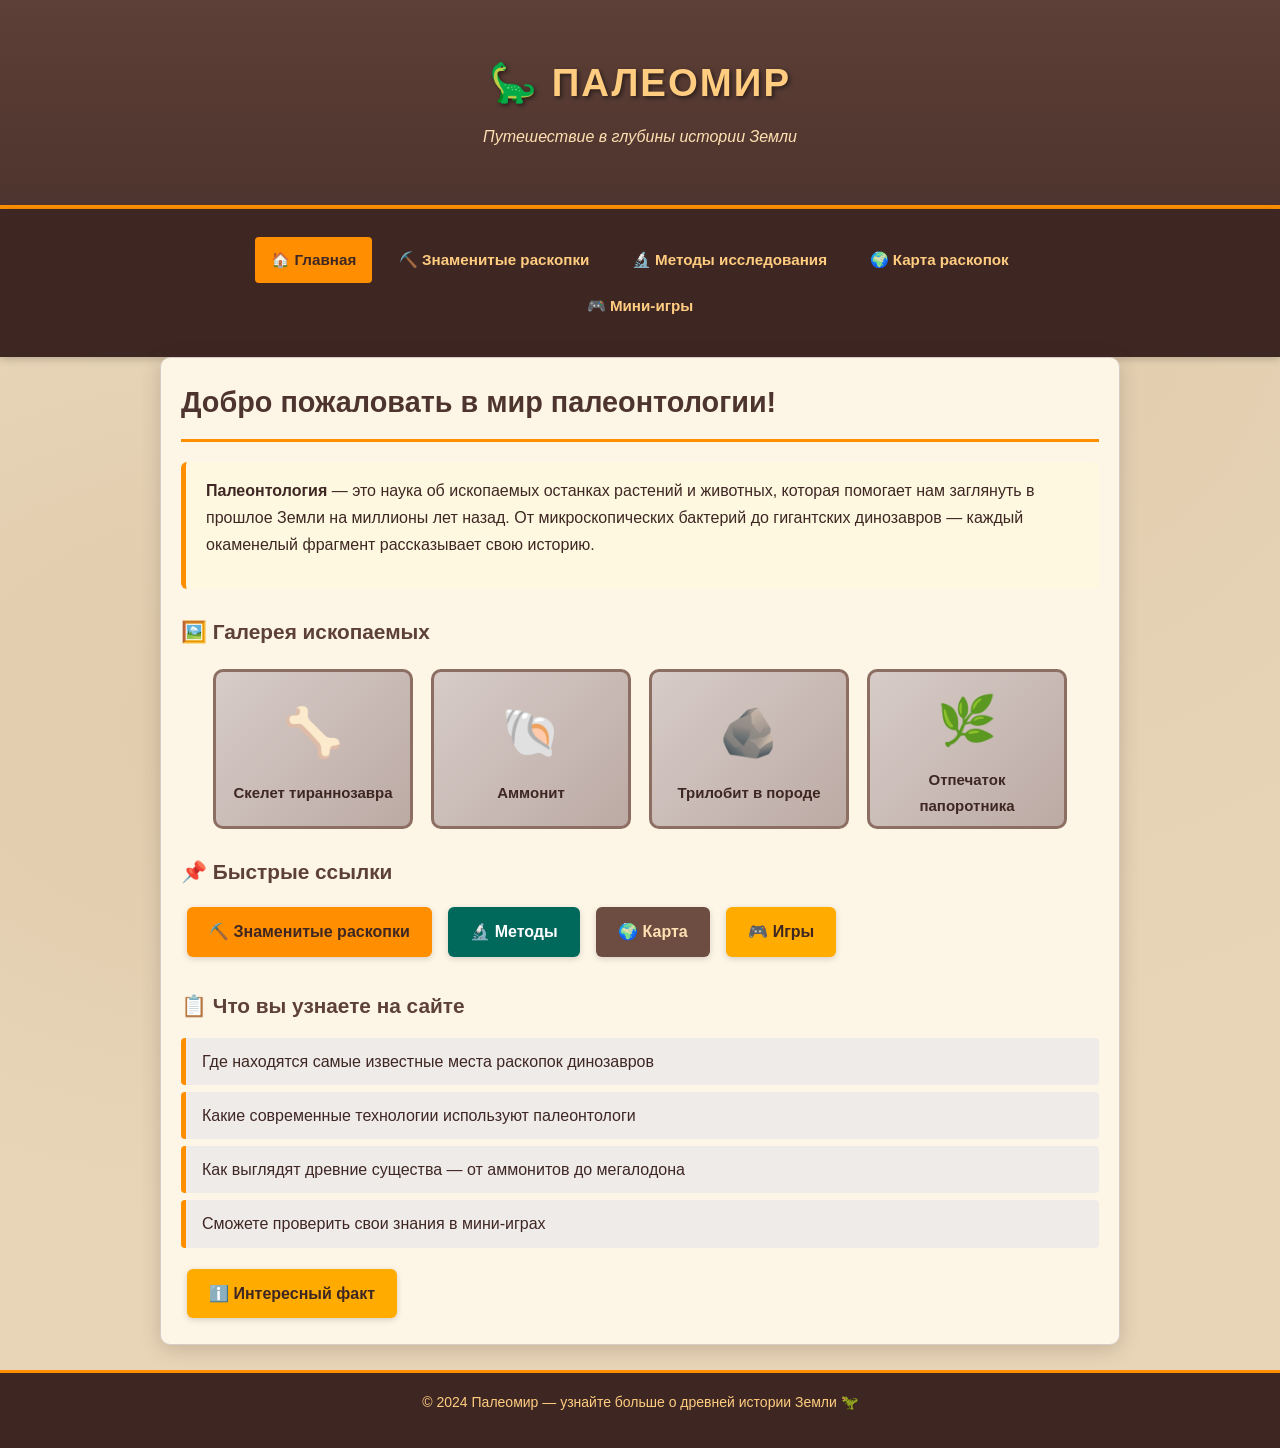
<file: index.html>
<!DOCTYPE html>
<html lang="ru">
<head>
    <meta charset="UTF-8">
    <meta name="viewport" content="width=device-width, initial-scale=1.0">
    <title>Палеомир — Главная</title>
    <link rel="stylesheet" href="style.css">
</head>
<body>
    <header>
        <div class="container">
            <h1>🦕 ПАЛЕОМИР</h1>
            <p>Путешествие в глубины истории Земли</p>
        </div>
    </header>

    <nav>
        <div class="container">
            <a href="index.html" class="active">🏠 Главная</a>
            <a href="excavations.html">⛏️ Знаменитые раскопки</a>
            <a href="methods.html">🔬 Методы исследования</a>
            <a href="locations.html">🌍 Карта раскопок</a>
            <a href="games.html">🎮 Мини-игры</a>
        </div>
    </nav>

    <main class="container">
        <h2>Добро пожаловать в мир палеонтологии!</h2>

        <div class="info-block">
            <p><strong>Палеонтология</strong> — это наука об ископаемых останках растений и животных, которая помогает нам заглянуть в прошлое Земли на миллионы лет назад. От микроскопических бактерий до гигантских динозавров — каждый окаменелый фрагмент рассказывает свою историю.</p>
        </div>

        
        <h3>🖼️ Галерея ископаемых</h3>
        <div class="images-gallery">
            <div class="placeholder-img">
                <span class="emoji-big">🦴</span>Скелет тираннозавра
            </div>
            <div class="placeholder-img">
                <span class="emoji-big">🐚</span>Аммонит
            </div>
            <div class="placeholder-img">
                <span class="emoji-big">🪨</span>Трилобит в породе
            </div>
            <div class="placeholder-img">
                <span class="emoji-big">🌿</span>Отпечаток папоротника
            </div>
        </div>

        
        <h3>📌 Быстрые ссылки</h3>
        <a href="excavations.html" class="btn">⛏️ Знаменитые раскопки</a>
        <a href="methods.html" class="btn btn-teal">🔬 Методы</a>
        <a href="locations.html" class="btn btn-brown">🌍 Карта</a>
        <a href="games.html" class="btn btn-amber">🎮 Игры</a>

        
        <h3>📋 Что вы узнаете на сайте</h3>
        <ul class="styled-list">
            <li>Где находятся самые известные места раскопок динозавров</li>
            <li>Какие современные технологии используют палеонтологи</li>
            <li>Как выглядят древние существа — от аммонитов до мегалодона</li>
            <li>Сможете проверить свои знания в мини-играх</li>
        </ul>

       
        <a href="#popup-info" class="btn btn-amber">ℹ️ Интересный факт</a>

        <div class="popup-overlay" id="popup-info">
            <div class="popup-box">
                <h3>💡 Знаете ли вы?</h3>
                <div class="popup-img-placeholder">🦷</div>
                <p>Самый большой зуб мегалодона, когда-либо найденный, достигал <strong>18 сантиметров</strong> в длину! Для сравнения, зуб большой белой акулы — всего 5-7 см. Мегалодон был настоящим гигантом древних океанов.</p>
                <a href="#" class="btn-close">Закрыть</a>
            </div>
        </div>
    </main>

    <footer>
        <p>© 2024 Палеомир — узнайте больше о древней истории Земли 🦖</p>
    </footer>
</body>
</html>
</file>
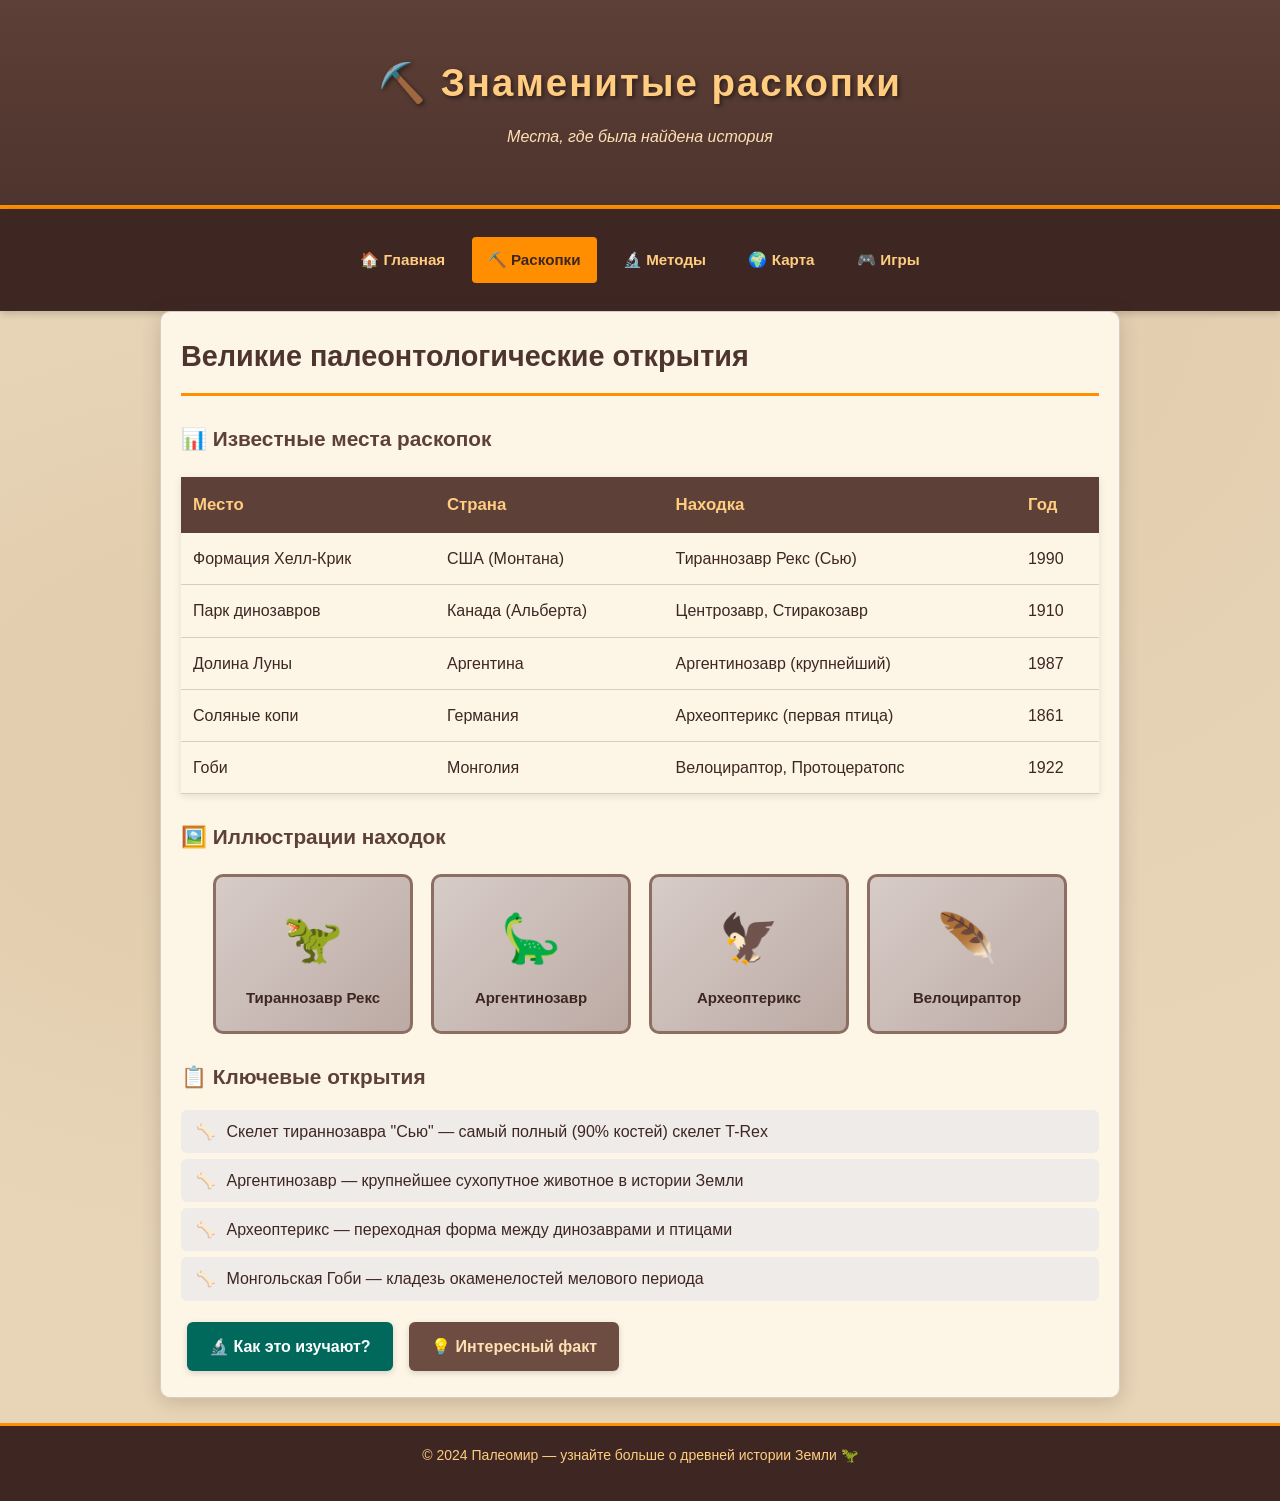
<file: excavations.html>
<!DOCTYPE html>
<html lang="ru">
<head>
    <meta charset="UTF-8">
    <meta name="viewport" content="width=device-width, initial-scale=1.0">
    <title>Знаменитые раскопки — Палеомир</title>
    <link rel="stylesheet" href="style.css">
</head>
<body>
    <header>
        <div class="container">
            <h1>⛏️ Знаменитые раскопки</h1>
            <p>Места, где была найдена история</p>
        </div>
    </header>

    <nav>
        <div class="container">
            <a href="index.html">🏠 Главная</a>
            <a href="excavations.html" class="active">⛏️ Раскопки</a>
            <a href="methods.html">🔬 Методы</a>
            <a href="locations.html">🌍 Карта</a>
            <a href="games.html">🎮 Игры</a>
        </div>
    </nav>

    <main class="container">
        <h2>Великие палеонтологические открытия</h2>

        
        <h3>📊 Известные места раскопок</h3>
        <table>
            <tr>
                <th>Место</th>
                <th>Страна</th>
                <th>Находка</th>
                <th>Год</th>
            </tr>
            <tr>
                <td>Формация Хелл-Крик</td>
                <td>США (Монтана)</td>
                <td>Тираннозавр Рекс (Сью)</td>
                <td>1990</td>
            </tr>
            <tr>
                <td>Парк динозавров</td>
                <td>Канада (Альберта)</td>
                <td>Центрозавр, Стиракозавр</td>
                <td>1910</td>
            </tr>
            <tr>
                <td>Долина Луны</td>
                <td>Аргентина</td>
                <td>Аргентинозавр (крупнейший)</td>
                <td>1987</td>
            </tr>
            <tr>
                <td>Соляные копи</td>
                <td>Германия</td>
                <td>Археоптерикс (первая птица)</td>
                <td>1861</td>
            </tr>
            <tr>
                <td>Гоби</td>
                <td>Монголия</td>
                <td>Велоцираптор, Протоцератопс</td>
                <td>1922</td>
            </tr>
        </table>

        
        <h3>🖼️ Иллюстрации находок</h3>
        <div class="images-gallery">
            <div class="placeholder-img">
                <span class="emoji-big">🦖</span>Тираннозавр Рекс
            </div>
            <div class="placeholder-img">
                <span class="emoji-big">🦕</span>Аргентинозавр
            </div>
            <div class="placeholder-img">
                <span class="emoji-big">🦅</span>Археоптерикс
            </div>
            <div class="placeholder-img">
                <span class="emoji-big">🪶</span>Велоцираптор
            </div>
        </div>

        
        <h3>📋 Ключевые открытия</h3>
        <ul class="styled-list-emoji">
            <li>Скелет тираннозавра "Сью" — самый полный (90% костей) скелет T-Rex</li>
            <li>Аргентинозавр — крупнейшее сухопутное животное в истории Земли</li>
            <li>Археоптерикс — переходная форма между динозаврами и птицами</li>
            <li>Монгольская Гоби — кладезь окаменелостей мелового периода</li>
        </ul>

        
        <a href="methods.html" class="btn btn-teal">🔬 Как это изучают?</a>
        <a href="#popup-excavation" class="btn btn-brown">💡 Интересный факт</a>

        
        <div class="popup-overlay" id="popup-excavation">
            <div class="popup-box">
                <h3>⛏️ Самое крупное захоронение</h3>
                <div class="popup-img-placeholder">🦴</div>
                <p>В формации Моррисон (США) найдено более <strong>300 скелетов</strong> динозавров! Это место называют "кладбищем динозавров" — здесь обнаружены останки диплодоков, стегозавров, аллозавров и многих других видов юрского периода.</p>
                <a href="#" class="btn-close">Закрыть</a>
            </div>
        </div>
    </main>

    <footer>
        <p>© 2024 Палеомир — узнайте больше о древней истории Земли 🦖</p>
    </footer>
</body>
</html>
</file>
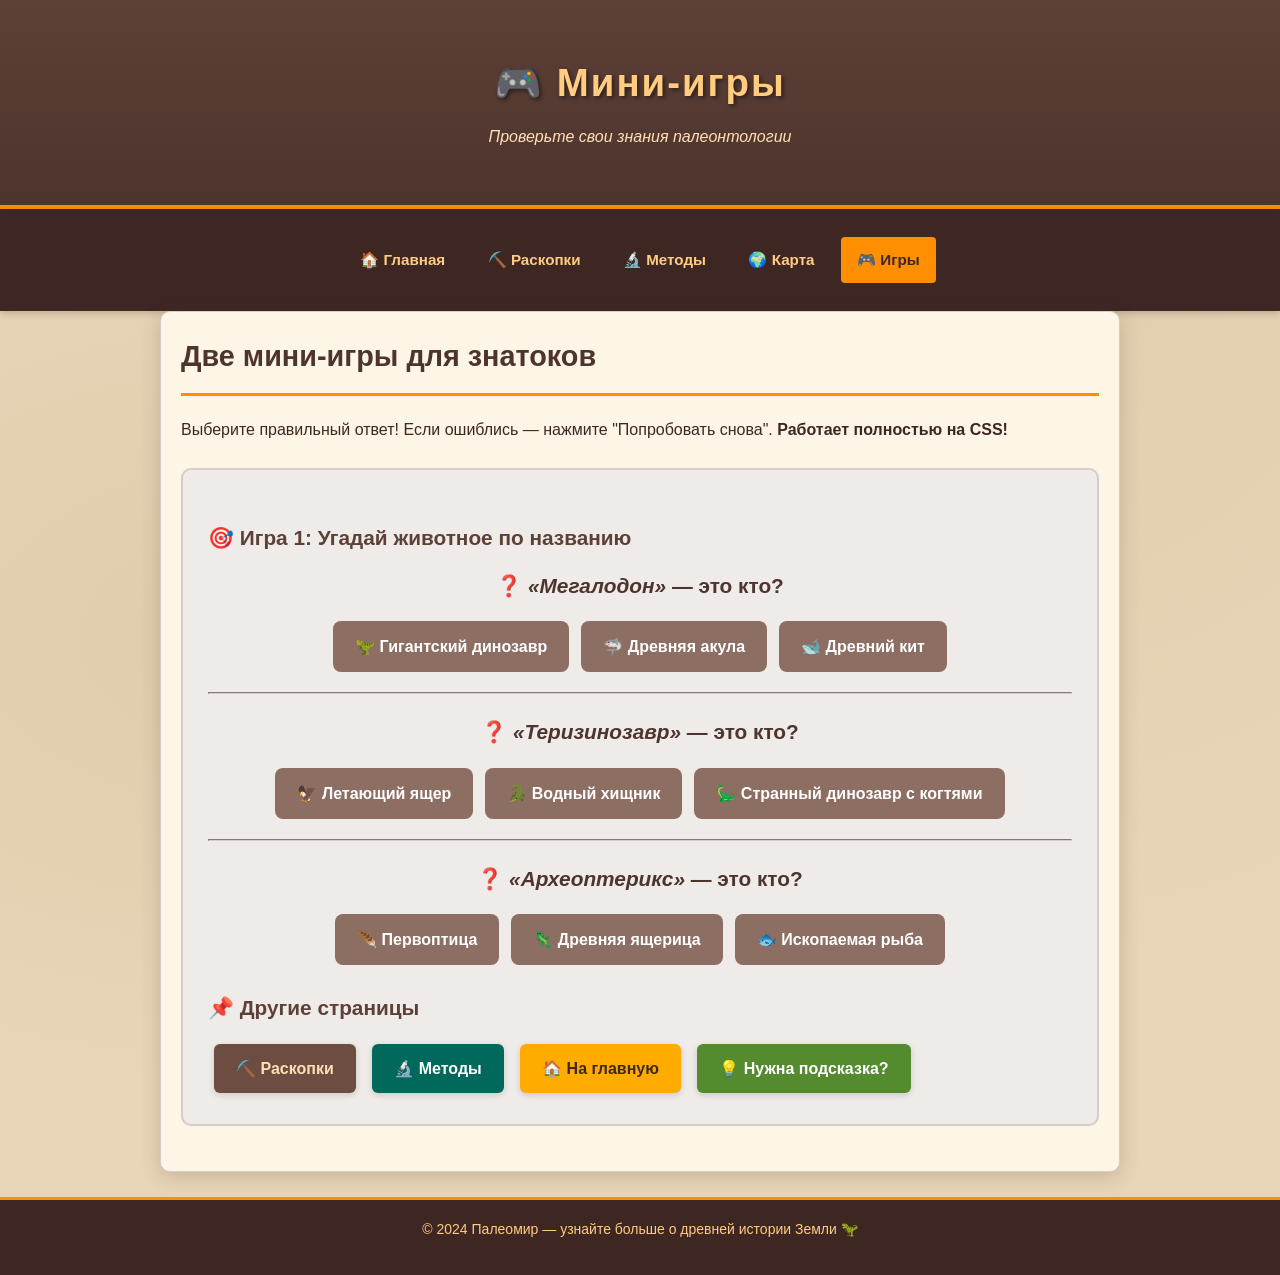
<file: games.html>
<!DOCTYPE html>
<html lang="ru">
<head>
    <meta charset="UTF-8">
    <meta name="viewport" content="width=device-width, initial-scale=1.0">
    <title>Мини-игры — Палеомир</title>
    <link rel="stylesheet" href="style.css">
</head>
<body>
    <header>
        <div class="container">
            <h1>🎮 Мини-игры</h1>
            <p>Проверьте свои знания палеонтологии</p>
        </div>
    </header>

    <nav>
        <div class="container">
            <a href="index.html">🏠 Главная</a>
            <a href="excavations.html">⛏️ Раскопки</a>
            <a href="methods.html">🔬 Методы</a>
            <a href="locations.html">🌍 Карта</a>
            <a href="games.html" class="active">🎮 Игры</a>
        </div>
    </nav>

    <main class="container">
        <h2>Две мини-игры для знатоков</h2>
        <p>Выберите правильный ответ! Если ошиблись — нажмите "Попробовать снова". <strong>Работает полностью на CSS!</strong></p>

        
        <div class="game-block" id="game1">
            <h3>🎯 Игра 1: Угадай животное по названию</h3>

          
            <div class="game-question">
                ❓ <em>«Мегалодон»</em> — это кто?
            </div>
            <div class="game-options">
                <a href="#g1q1-wrong1" class="game-option-link">🦖 Гигантский динозавр</a>
                <a href="#g1q1-correct" class="game-option-link">🦈 Древняя акула</a>
                <a href="#g1q1-wrong2" class="game-option-link">🐋 Древний кит</a>
            </div>

            <div class="game-answer-correct" id="g1q1-correct">
                ✅ Верно! Мегалодон — гигантская доисторическая акула (до 18 метров). Отлично!
            </div>
            <div class="game-answer-wrong" id="g1q1-wrong1">
                ❌ Нет, это не динозавр. <a href="#game1" class="game-reset">Попробовать снова</a>
            </div>
            <div class="game-answer-wrong" id="g1q1-wrong2">
                ❌ Нет, это не кит. <a href="#game1" class="game-reset">Попробовать снова</a>
            </div>

            <hr style="margin: 20px 0; border-color: #d7ccc8;">

            
            <div class="game-question">
                ❓ <em>«Теризинозавр»</em> — это кто?
            </div>
            <div class="game-options">
                <a href="#g1q2-wrong1" class="game-option-link">🦅 Летающий ящер</a>
                <a href="#g1q2-wrong2" class="game-option-link">🐊 Водный хищник</a>
                <a href="#g1q2-correct" class="game-option-link">🦕 Странный динозавр с когтями</a>
            </div>

            <div class="game-answer-correct" id="g1q2-correct">
                ✅ Верно! Теризинозавр — динозавр с огромными когтями (до 70 см!), питался растениями. Очень странный!
            </div>
            <div class="game-answer-wrong" id="g1q2-wrong1">
                ❌ Нет. <a href="#game1" class="game-reset">Попробовать снова</a>
            </div>
            <div class="game-answer-wrong" id="g1q2-wrong2">
                ❌ Нет. <a href="#game1" class="game-reset">Попробовать снова</a>
            </div>

            <hr style="margin: 20px 0; border-color: #d7ccc8;">

            
            <div class="game-question">
                ❓ <em>«Археоптерикс»</em> — это кто?
            </div>
            <div class="game-options">
                <a href="#g1q3-correct" class="game-option-link">🪶 Первоптица</a>
                <a href="#g1q3-wrong1" class="game-option-link">🦎 Древняя ящерица</a>
                <a href="#g1q3-wrong2" class="game-option-link">🐟 Ископаемая рыба</a>
            </div>

            <div class="game-answer-correct" id="g1q3-correct">
                ✅ Верно! Археоптерикс — переходная форма между динозаврами и птицами. Жил 150 млн лет назад!
<div class="game-answer-correct" id="g2q3-correct">
                ✅ Верно! Это <strong>Трилобит</strong> — древнее членистоногое (родственник раков и насекомых). Жил 520-250 млн лет назад!
            </div>
            <div class="game-answer-wrong" id="g2q3-wrong1">
                ❌ Нет, у аммонита спиральная раковина. <a href="#game2" class="game-reset">Попробовать снова</a>
            </div>
            <div class="game-answer-wrong" id="g2q3-wrong2">
                ❌ Нет, археоптерикс — птица с перьями. <a href="#game2" class="game-reset">Попробовать снова</a>
            </div>

            <hr style="margin: 20px 0; border-color: #d7ccc8;">

            
            <div class="game-question">
                🦕 Кто изображён на картинке?
            </div>
            <span class="game-img-large">🦕🪶✂️</span>
            <p style="text-align: center; color: #6d4c41;"><em>(Динозавр с огромными когтями и перьями)</em></p>
            <div class="game-options">
                <a href="#g2q4-wrong1" class="game-option-link">Мегалодон</a>
                <a href="#g2q4-wrong2" class="game-option-link">Трилобит</a>
                <a href="#g2q4-correct" class="game-option-link">Теризинозавр</a>
            </div>

            <div class="game-answer-correct" id="g2q4-correct">
                ✅ Верно! Это <strong>Теризинозавр</strong> — странный динозавр с 70-см когтями, перьями и растительной диетой!
            </div>
            <div class="game-answer-wrong" id="g2q4-wrong1">
                ❌ Нет, мегалодон живёт в воде. <a href="#game2" class="game-reset">Попробовать снова</a>
            </div>
            <div class="game-answer-wrong" id="g2q4-wrong2">
                ❌ Нет, трилобит — морское членистоногое. <a href="#game2" class="game-reset">Попробовать снова</a>
            </div>

            <hr style="margin: 20px 0; border-color: #d7ccc8;">

            
            <div class="game-question">
                🪶 Кто изображён на картинке?
            </div>
            <span class="game-img-large">🦅🦎🪶</span>
            <p style="text-align: center; color: #6d4c41;"><em>(Существо с крыльями, перьями и зубами в клюве)</em></p>
            <div class="game-options">
                <a href="#g2q5-wrong1" class="game-option-link">Аммонит</a>
                <a href="#g2q5-correct" class="game-option-link">Археоптерикс</a>
                <a href="#g2q5-wrong2" class="game-option-link">Теризинозавр</a>
            </div>

            <div class="game-answer-correct" id="g2q5-correct">
                ✅ Верно! Это <strong>Археоптерикс</strong> — первое известное переходное звено между динозаврами и птицами! Имел зубы, когти на крыльях и длинный хвост.
            </div>
            <div class="game-answer-wrong" id="g2q5-wrong1">
                ❌ Нет, аммонит — моллюск с раковиной. <a href="#game2" class="game-reset">Попробовать снова</a>
            </div>
            <div class="game-answer-wrong" id="g2q5-wrong2">
                ❌ Нет, теризинозавр — наземный динозавр. <a href="#game2" class="game-reset">Попробовать снова</a>
            </div>
        </div>

        
        <h3>📌 Другие страницы</h3>
        <a href="excavations.html" class="btn btn-brown">⛏️ Раскопки</a>
        <a href="methods.html" class="btn btn-teal">🔬 Методы</a>
        <a href="index.html" class="btn btn-amber">🏠 На главную</a>

       
        <a href="#popup-game-hint" class="btn btn-green">💡 Нужна подсказка?</a>

        <div class="popup-overlay" id="popup-game-hint">
            <div class="popup-box">
                <h3>📝 Подсказка</h3>
                <div class="popup-img-placeholder">🧠</div>
<p><strong>Аммонит</strong> — спиральная раковина<br>
                <strong>Мегалодон</strong> — гигантская акула<br>
                <strong>Трилобит</strong> — сегментированное тело<br>
                <strong>Теризинозавр</strong> — огромные когти<br>
                <strong>Археоптерикс</strong> — перья + зубы</p>
                <a href="#" class="btn-close">Закрыть</a>
            </div>
        </div>
    </main>

    <footer>
        <p>© 2024 Палеомир — узнайте больше о древней истории Земли 🦖</p>
    </footer>
</body>
</html>
</file>
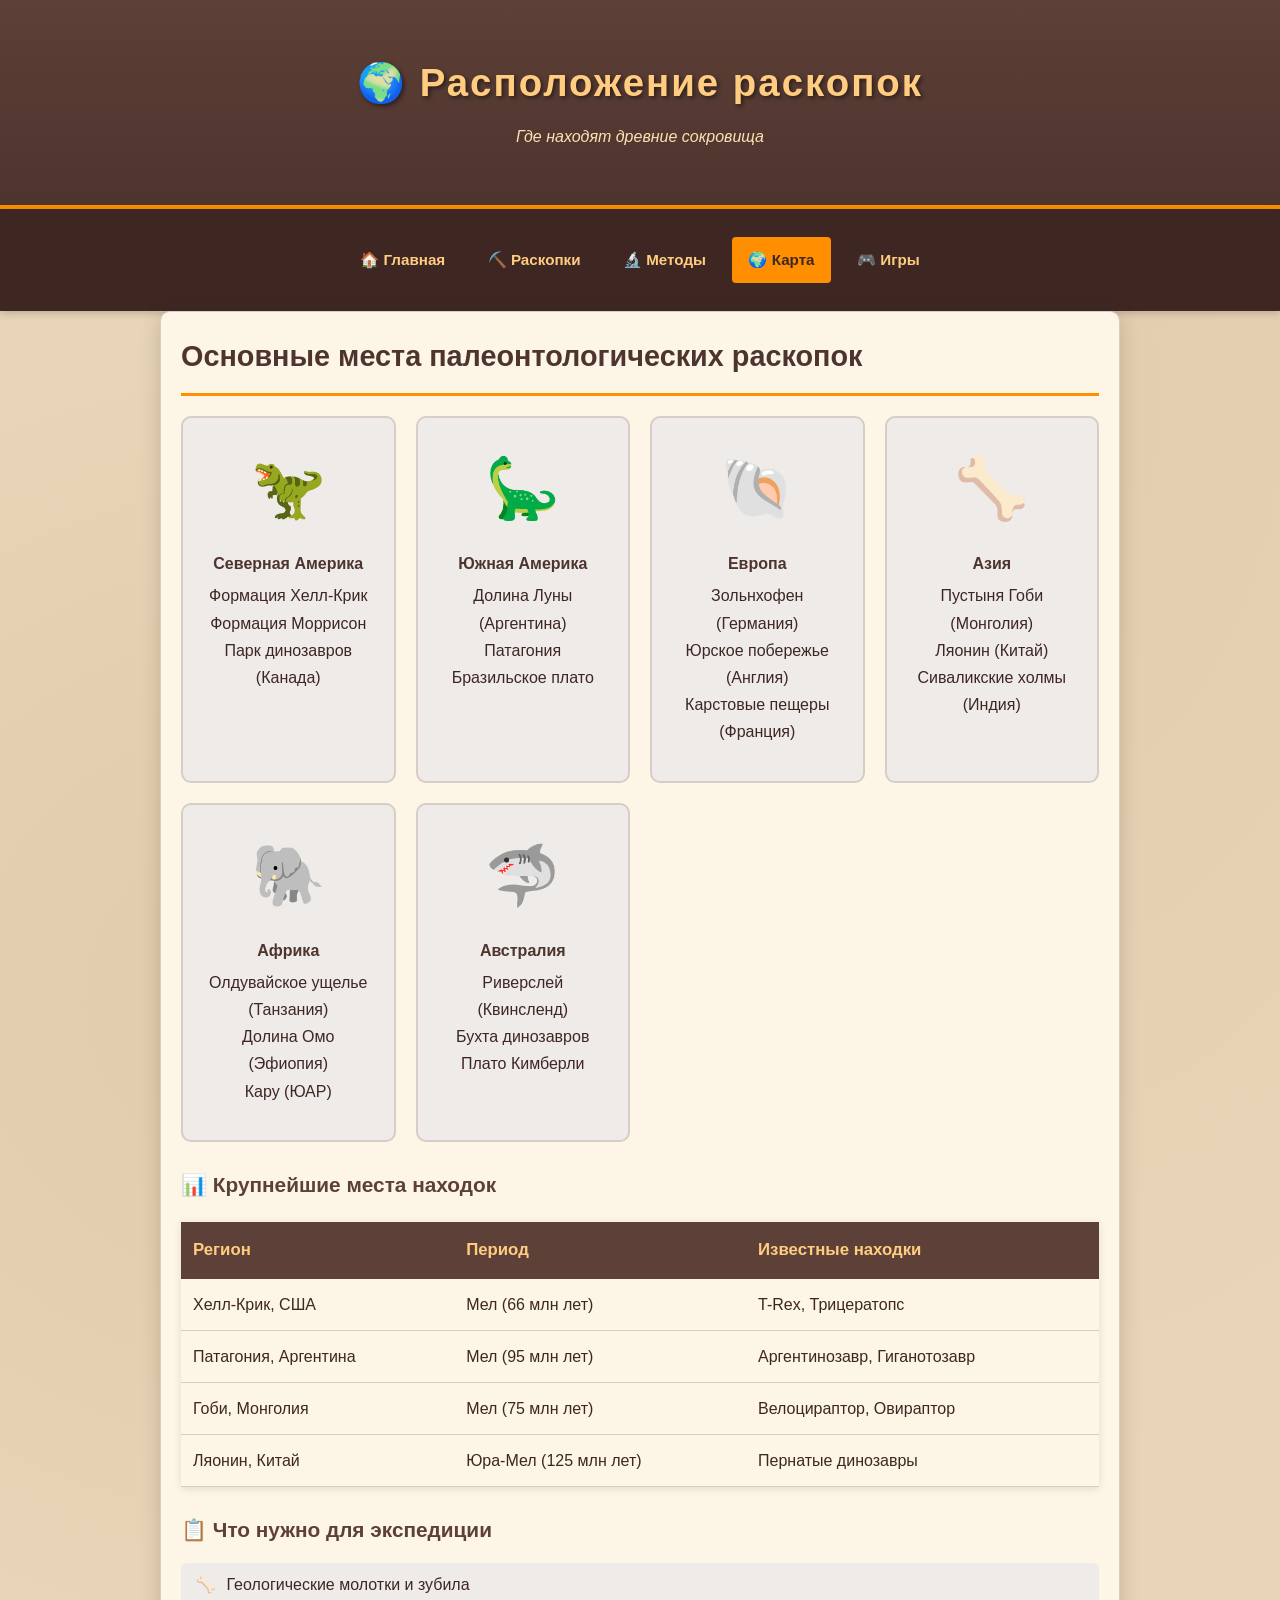
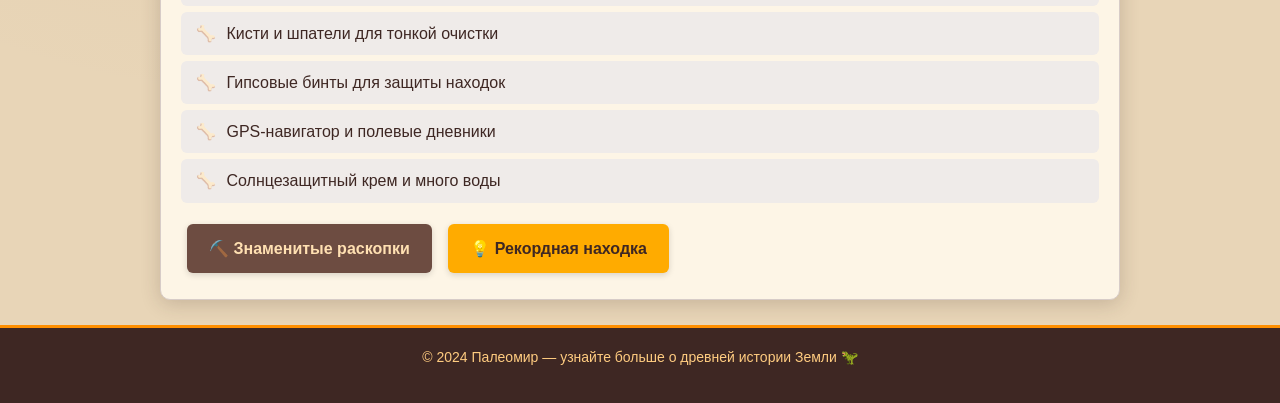
<file: locations.html>
<!DOCTYPE html>
<html lang="ru">
<head>
    <meta charset="UTF-8">
    <meta name="viewport" content="width=device-width, initial-scale=1.0">
    <title>Карта раскопок — Палеомир</title>
    <link rel="stylesheet" href="style.css">
</head>
<body>
    <header>
        <div class="container">
            <h1>🌍 Расположение раскопок</h1>
            <p>Где находят древние сокровища</p>
        </div>
    </header>

    <nav>
        <div class="container">
            <a href="index.html">🏠 Главная</a>
            <a href="excavations.html">⛏️ Раскопки</a>
            <a href="methods.html">🔬 Методы</a>
            <a href="locations.html" class="active">🌍 Карта</a>
            <a href="games.html">🎮 Игры</a>
        </div>
    </nav>

    <main class="container">
        <h2>Основные места палеонтологических раскопок</h2>

        
        <div class="map-grid">
            <div class="map-card">
                <span class="map-icon">🦖</span>
                <h4>Северная Америка</h4>
                <p>Формация Хелл-Крик<br>Формация Моррисон<br>Парк динозавров (Канада)</p>
            </div>
            <div class="map-card">
                <span class="map-icon">🦕</span>
                <h4>Южная Америка</h4>
                <p>Долина Луны (Аргентина)<br>Патагония<br>Бразильское плато</p>
            </div>
            <div class="map-card">
                <span class="map-icon">🐚</span>
                <h4>Европа</h4>
                <p>Зольнхофен (Германия)<br>Юрское побережье (Англия)<br>Карстовые пещеры (Франция)</p>
            </div>
            <div class="map-card">
                <span class="map-icon">🦴</span>
                <h4>Азия</h4>
                <p>Пустыня Гоби (Монголия)<br>Ляонин (Китай)<br>Сиваликские холмы (Индия)</p>
            </div>
            <div class="map-card">
                <span class="map-icon">🐘</span>
                <h4>Африка</h4>
                <p>Олдувайское ущелье (Танзания)<br>Долина Омо (Эфиопия)<br>Кару (ЮАР)</p>
            </div>
            <div class="map-card">
                <span class="map-icon">🦈</span>
                <h4>Австралия</h4>
                <p>Риверслей (Квинсленд)<br>Бухта динозавров<br>Плато Кимберли</p>
            </div>
        </div>

        
        <h3>📊 Крупнейшие места находок</h3>
        <table>
            <tr>
                <th>Регион</th>
                <th>Период</th>
                <th>Известные находки</th>
            </tr>
            <tr>
                <td>Хелл-Крик, США</td>
                <td>Мел (66 млн лет)</td>
                <td>T-Rex, Трицератопс</td>
            </tr>
            <tr>
                <td>Патагония, Аргентина</td>
                <td>Мел (95 млн лет)</td>
                <td>Аргентинозавр, Гиганотозавр</td>
            </tr>
            <tr>
                <td>Гоби, Монголия</td>
                <td>Мел (75 млн лет)</td>
                <td>Велоцираптор, Овираптор</td>
            </tr>
            <tr>
                <td>Ляонин, Китай</td>
                <td>Юра-Мел (125 млн лет)</td>
                <td>Пернатые динозавры</td>
            </tr>
        </table>

       
        <h3>📋 Что нужно для экспедиции</h3>
        <ul class="styled-list-emoji">
            <li>Геологические молотки и зубила</li>
            <li>Кисти и шпатели для тонкой очистки</li>
            <li>Гипсовые бинты для защиты находок</li>
            <li>GPS-навигатор и полевые дневники</li>
            <li>Солнцезащитный крем и много воды</li>
        </ul>

       
        <a href="excavations.html" class="btn btn-brown">⛏️ Знаменитые раскопки</a>
        <a href="#popup-location" class="btn btn-amber">💡 Рекордная находка</a>

        <div class="popup-overlay" id="popup-location">
            <div class="popup-box">
                <h3>🏆 Самое богатое место</h3>
                <div class="popup-img-placeholder">🗺️</div>
                <p>Формация <strong>Хелл-Крик</strong> в США считается одним из самых "урожайных" мест на окаменелости. Здесь найдены останки более <strong>50 видов</strong> динозавров, включая знаменитого Тираннозавра Рекса. Возраст пород — около 66 миллионов лет, это самое окончание мелового периода!</p>
                <a href="#" class="btn-close">Закрыть</a>
            </div>
        </div>
    </main>

    <footer>
        <p>© 2024 Палеомир — узнайте больше о древней истории Земли 🦖</p>
    </footer>
</body>
</html>
</file>
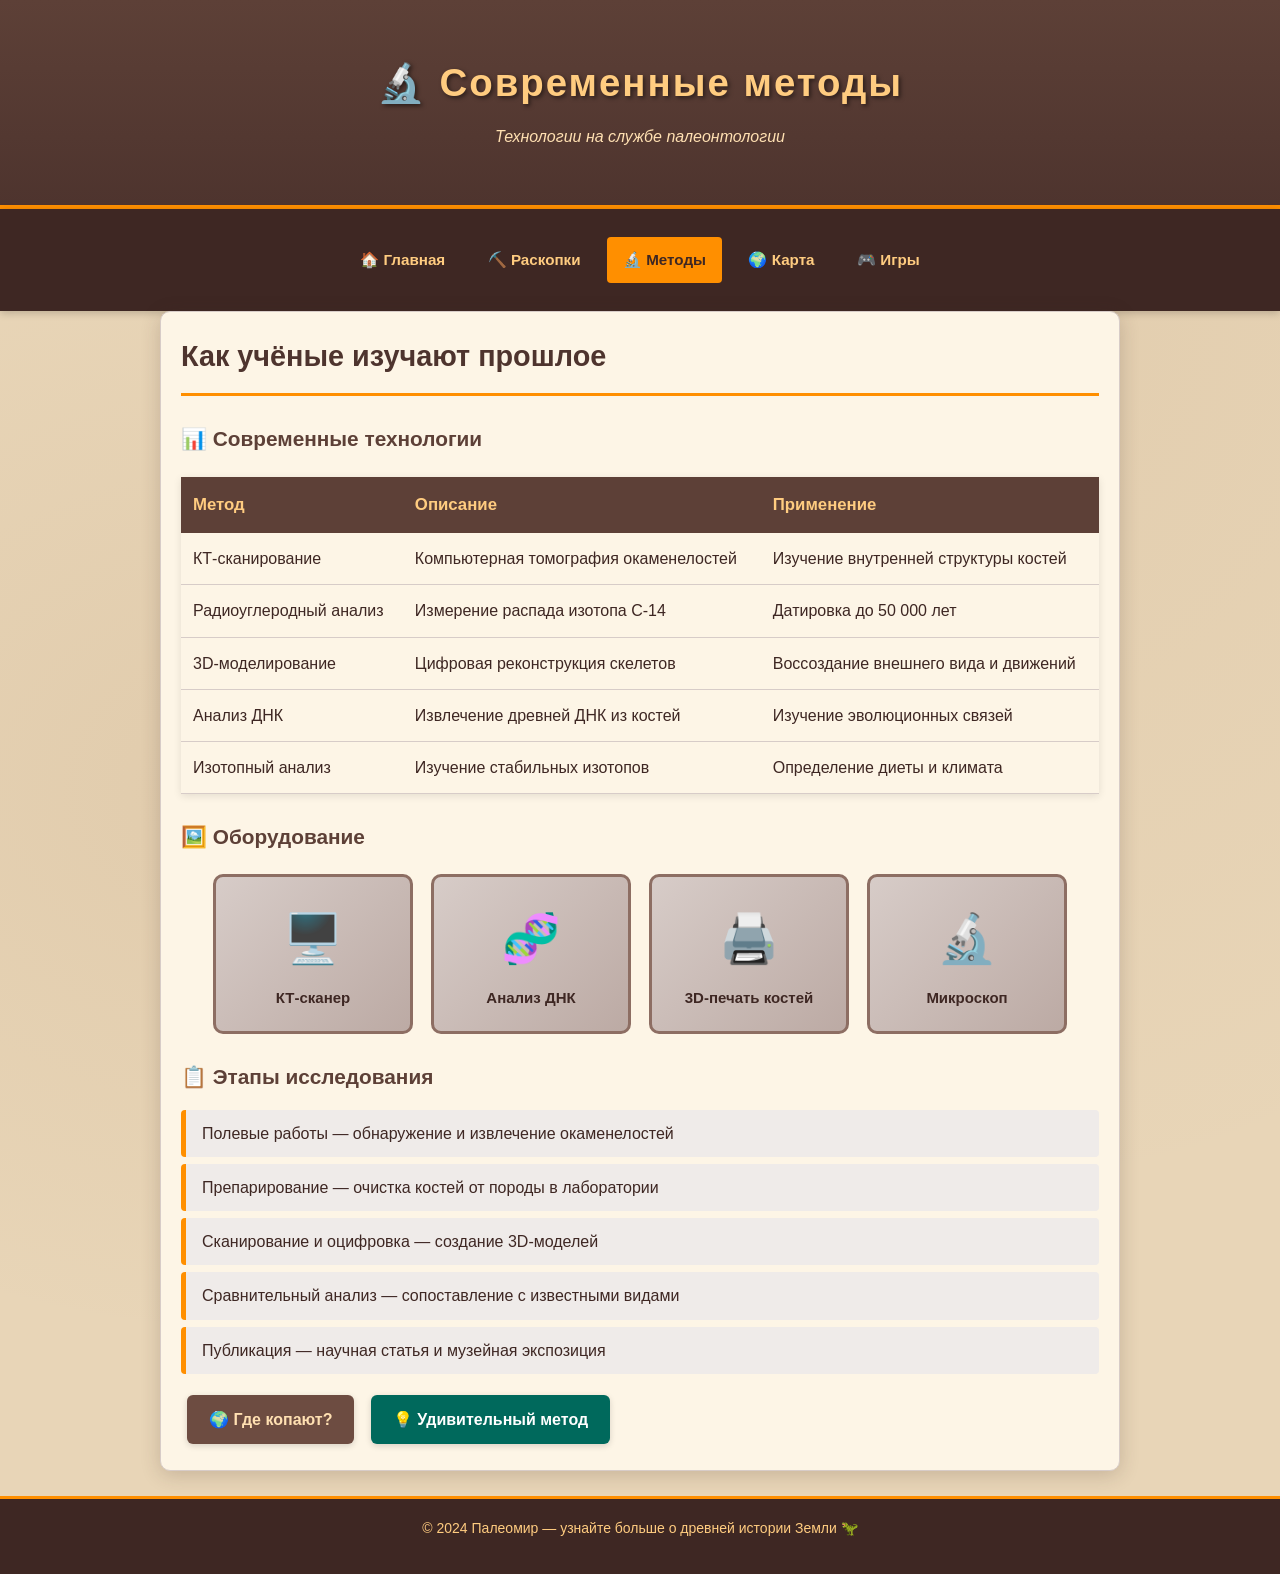
<file: methods.html>
<!DOCTYPE html>
<html lang="ru">
<head>
    <meta charset="UTF-8">
    <meta name="viewport" content="width=device-width, initial-scale=1.0">
    <title>Методы исследования — Палеомир</title>
    <link rel="stylesheet" href="style.css">
</head>
<body>
    <header>
        <div class="container">
            <h1>🔬 Современные методы</h1>
            <p>Технологии на службе палеонтологии</p>
        </div>
    </header>

    <nav>
        <div class="container">
            <a href="index.html">🏠 Главная</a>
            <a href="excavations.html">⛏️ Раскопки</a>
            <a href="methods.html" class="active">🔬 Методы</a>
            <a href="locations.html">🌍 Карта</a>
            <a href="games.html">🎮 Игры</a>
        </div>
    </nav>

    <main class="container">
        <h2>Как учёные изучают прошлое</h2>

      
        <h3>📊 Современные технологии</h3>
        <table>
            <tr>
                <th>Метод</th>
                <th>Описание</th>
                <th>Применение</th>
            </tr>
            <tr>
                <td>КТ-сканирование</td>
                <td>Компьютерная томография окаменелостей</td>
                <td>Изучение внутренней структуры костей</td>
            </tr>
            <tr>
                <td>Радиоуглеродный анализ</td>
                <td>Измерение распада изотопа C-14</td>
                <td>Датировка до 50 000 лет</td>
            </tr>
            <tr>
                <td>3D-моделирование</td>
                <td>Цифровая реконструкция скелетов</td>
                <td>Воссоздание внешнего вида и движений</td>
            </tr>
            <tr>
                <td>Анализ ДНК</td>
                <td>Извлечение древней ДНК из костей</td>
                <td>Изучение эволюционных связей</td>
            </tr>
            <tr>
                <td>Изотопный анализ</td>
                <td>Изучение стабильных изотопов</td>
                <td>Определение диеты и климата</td>
            </tr>
        </table>

       
        <h3>🖼️ Оборудование</h3>
        <div class="images-gallery">
            <div class="placeholder-img">
                <span class="emoji-big">🖥️</span>КТ-сканер
            </div>
            <div class="placeholder-img">
                <span class="emoji-big">🧬</span>Анализ ДНК
            </div>
            <div class="placeholder-img">
                <span class="emoji-big">🖨️</span>3D-печать костей
            </div>
            <div class="placeholder-img">
                <span class="emoji-big">🔬</span>Микроскоп
            </div>
        </div>

        
        <h3>📋 Этапы исследования</h3>
        <ul class="styled-list">
            <li>Полевые работы — обнаружение и извлечение окаменелостей</li>
            <li>Препарирование — очистка костей от породы в лаборатории</li>
            <li>Сканирование и оцифровка — создание 3D-моделей</li>
            <li>Сравнительный анализ — сопоставление с известными видами</li>
            <li>Публикация — научная статья и музейная экспозиция</li>
        </ul>

       
        <a href="locations.html" class="btn btn-brown">🌍 Где копают?</a>
        <a href="#popup-method" class="btn btn-teal">💡 Удивительный метод</a>

        
        <div class="popup-overlay" id="popup-method">
            <div class="popup-box">
                <h3>🔬 Синхротронное сканирование</h3>
                <div class="popup-img-placeholder">✨</div>
                <p>Современные палеонтологи используют <strong>синхротроны</strong> — гигантские ускорители частиц, которые создают рентгеновские лучи в миллиард раз ярче солнечного света. Это позволяет "просвечивать" окаменелости, не разрушая их, и видеть мельчайшие детали внутреннего строения!</p>
                <a href="#" class="btn-close">Закрыть</a>
            </div>
        </div>
    </main>

    <footer>
        <p>© 2024 Палеомир — узнайте больше о древней истории Земли 🦖</p>
    </footer>
</body>
</html>
</file>
<file: style.css>
* {
    margin: 0;
    padding: 0;
    box-sizing: border-box;
}

body {
    font-family: 'Segoe UI', Arial, sans-serif;
    background-color: #e8d5b7;
    color: #3e2723;
    line-height: 1.7;
    background-image:
        radial-gradient(ellipse at 20% 50%, rgba(139, 90, 43, 0.08) 0%, transparent 50%),
        radial-gradient(ellipse at 80% 20%, rgba(139, 90, 43, 0.06) 0%, transparent 50%);
}

.container {
    max-width: 960px;
    margin: 0 auto;
    padding: 20px;
}


header {
    background: linear-gradient(180deg, #5d4037 0%, #4e342e 100%);
    color: #ffcc80;
    padding: 30px 0 20px;
    text-align: center;
    border-bottom: 4px solid #ff8f00;
    box-shadow: 0 4px 15px rgba(0,0,0,0.3);
}

header h1 {
    font-size: 2.4em;
    letter-spacing: 2px;
    text-shadow: 2px 2px 4px rgba(0,0,0,0.5);
    margin-bottom: 8px;
}

header p {
    color: #ffe0b2;
    font-style: italic;
}

nav {
    background-color: #3e2723;
    padding: 8px 0;
    text-align: center;
    box-shadow: 0 2px 8px rgba(0,0,0,0.2);
}

nav a {
    color: #ffcc80;
    text-decoration: none;
    padding: 10px 16px;
    margin: 0 3px;
    border-radius: 4px;
    transition: all 0.3s;
    display: inline-block;
    font-weight: bold;
    font-size: 0.95em;
}

nav a:hover {
    background-color: #ff8f00;
    color: #3e2723;
}

nav a.active {
    background-color: #ff8f00;
    color: #3e2723;
}


main {
    background-color: #fdf5e6;
    padding: 35px 30px;
    margin: 25px auto;
    border-radius: 10px;
    box-shadow: 0 4px 20px rgba(62, 39, 35, 0.2);
    min-height: 400px;
    border: 1px solid #d7ccc8;
}

h2 {
    color: #4e342e;
    margin-bottom: 20px;
    padding-bottom: 12px;
    border-bottom: 3px solid #ff8f00;
    font-size: 1.8em;
}

h3 {
    color: #5d4037;
    margin: 25px 0 12px;
    font-size: 1.3em;
}

p {
    margin-bottom: 15px;
}


.btn {
    display: inline-block;
    padding: 11px 22px;
    background-color: #ff8f00;
    color: #3e2723;
    text-decoration: none;
    border: none;
    border-radius: 6px;
    cursor: pointer;
    font-size: 16px;
    font-weight: bold;
    margin: 6px;
    transition: all 0.3s;
    box-shadow: 0 2px 6px rgba(0,0,0,0.15);
}

.btn:hover {
    background-color: #ff6f00;
    box-shadow: 0 4px 12px rgba(0,0,0,0.25);
    transform: translateY(-1px);
}

.btn-brown {
    background-color: #6d4c41;
    color: #ffe0b2;
}

.btn-brown:hover {
    background-color: #5d4037;
}

.btn-amber {
    background-color: #ffab00;
    color: #3e2723;
}

.btn-amber:hover {
    background-color: #ff8f00;
}

.btn-green {
    background-color: #558b2f;
    color: #fff;
}

.btn-green:hover {
    background-color: #33691e;
}

.btn-teal {
    background-color: #00695c;
    color: #fff;
}

.btn-teal:hover {
    background-color: #004d40;
}


.images-gallery {
    display: flex;
    flex-wrap: wrap;
    gap: 18px;
    margin: 20px 0;
    justify-content: center;
}

.placeholder-img {
    background: linear-gradient(135deg, #d7ccc8 0%, #bcaaa4 100%);
    display: flex;
    flex-direction: column;
    align-items: center;
    justify-content: center;
    width: 200px;
    height: 160px;
    border-radius: 10px;
    border: 3px solid #8d6e63;
    font-size: 15px;
    color: #3e2723;
    text-align: center;
    padding: 10px;
    transition: all 0.3s;
    font-weight: bold;
}

.placeholder-img:hover {
    transform: scale(1.06);
    border-color: #ff8f00;
    box-shadow: 0 6px 18px rgba(0,0,0,0.25);
}

.placeholder-img .emoji-big {
    font-size: 48px;
    margin-bottom: 6px;
}


table {
    width: 100%;
    border-collapse: collapse;
    margin: 20px 0;
    box-shadow: 0 2px 8px rgba(0,0,0,0.1);
}

table th {
    background-color: #5d4037;
    color: #ffcc80;
    padding: 14px 12px;
    text-align: left;
    font-size: 1.05em;
}

table td {
    padding: 12px;
    border-bottom: 1px solid #d7ccc8;
}
table tr:hover {
    background-color: #ffe0b2;
}

table tr:nth-child(even) {
    background-color: #fdf5e6;
}

table tr:nth-child(even):hover {
    background-color: #ffe0b2;
}


.styled-list {
    list-style: none;
    margin: 15px 0;
}

.styled-list li {
    padding: 10px 16px;
    margin: 7px 0;
    background-color: #efebe9;
    border-left: 5px solid #ff8f00;
    border-radius: 4px;
    transition: background-color 0.3s;
}

.styled-list li:hover {
    background-color: #ffe0b2;
}

.styled-list-emoji {
    list-style: none;
    margin: 15px 0;
}

.styled-list-emoji li {
    padding: 8px 15px;
    margin: 6px 0;
    background-color: #efebe9;
    border-radius: 6px;
}

.styled-list-emoji li::before {
    content: "🦴 ";
    margin-right: 6px;
}


.popup-overlay {
    display: none;
    position: fixed;
    top: 0;
    left: 0;
    width: 100%;
    height: 100%;
    background-color: rgba(0, 0, 0, 0.75);
    z-index: 1000;
    justify-content: center;
    align-items: center;
}

.popup-overlay:target {
    display: flex;
}

.popup-box {
    background-color: #fdf5e6;
    padding: 35px;
    border-radius: 12px;
    max-width: 520px;
    width: 90%;
    text-align: center;
    box-shadow: 0 15px 50px rgba(0,0,0,0.5);
    position: relative;
    border: 3px solid #ff8f00;
}

.popup-box h3 {
    color: #4e342e;
    margin-bottom: 15px;
    border-bottom: 2px solid #ff8f00;
    padding-bottom: 8px;
}

.popup-box p {
    margin-bottom: 20px;
    color: #4e342e;
}

.popup-box .btn-close {
    display: inline-block;
    padding: 10px 28px;
    background-color: #c62828;
    color: white;
    text-decoration: none;
    border-radius: 6px;
    font-weight: bold;
    transition: background-color 0.3s;
}

.popup-box .btn-close:hover {
    background-color: #b71c1c;
}

.popup-img-placeholder {
    background: linear-gradient(135deg, #bcaaa4, #a1887f);
    width: 160px;
    height: 120px;
    margin: 0 auto 15px;
    border-radius: 8px;
    display: flex;
    align-items: center;
    justify-content: center;
    font-size: 50px;
    border: 2px solid #8d6e63;
}


.game-block {
    background-color: #efebe9;
    padding: 25px;
    margin: 25px 0;
    border-radius: 10px;
    border: 2px solid #d7ccc8;
}

.game-question {
    font-size: 1.3em;
    font-weight: bold;
    color: #4e342e;
    margin-bottom: 18px;
    text-align: center;
}

.game-options {
    display: flex;
    flex-wrap: wrap;
    gap: 12px;
    justify-content: center;
    margin-bottom: 20px;
}

.game-option-link {
    display: inline-block;
    padding: 12px 22px;
    background-color: #8d6e63;
    color: #fff;
    text-decoration: none;
    border-radius: 8px;
    font-weight: bold;
    transition: all 0.3s;
    min-width: 120px;
    text-align: center;
}

.game-option-link:hover {
    background-color: #6d4c41;
    transform: scale(1.05);
}

/* Правильный ответ — зелёный */
.game-answer-correct:target {
    display: block;
}

.game-answer-correct {
    display: none;
    background-color: #c8e6c9;
    padding: 15px;
    border-radius: 8px;
    border: 2px solid #4caf50;
    text-align: center;
    margin-top: 15px;
    color: #1b5e20;
    font-weight: bold;
}


.game-answer-wrong {
    display: none;
    background-color: #ffcdd2;
    padding: 15px;
    border-radius: 8px;
    border: 2px solid #e53935;
    text-align: center;
    margin-top: 15px;
    color: #b71c1c;
    font-weight: bold;
}

.game-answer-wrong:target {
    display: block;
}

.game-answer-correct:target {
    display: block;
}

.game-reset {
    display: inline-block;
    margin-top: 12px;
    padding: 8px 18px;
    background-color: #5d4037;
    color: #ffcc80;
    text-decoration: none;
    border-radius: 6px;
    font-weight: bold;
    transition: background-color 0.3s;
}

.game-reset:hover {
    background-color: #3e2723;
}

.game-img-large {
    font-size: 80px;
    display: block;
    margin: 10px auto;
    text-align: center;
}
.game-img-medium {
    font-size: 60px;
    display: block;
    margin: 10px auto;
    text-align: center;
}


footer {
    background-color: #3e2723;
    color: #ffcc80;
    text-align: center;
    padding: 18px 0;
    margin-top: 25px;
    font-size: 14px;
    border-top: 3px solid #ff8f00;
}


.map-grid {
    display: grid;
    grid-template-columns: repeat(auto-fit, minmax(200px, 1fr));
    gap: 20px;
    margin: 20px 0;
}

.map-card {
    background-color: #efebe9;
    border-radius: 10px;
    padding: 20px;
    text-align: center;
    border: 2px solid #d7ccc8;
    transition: all 0.3s;
}

.map-card:hover {
    border-color: #ff8f00;
    box-shadow: 0 4px 15px rgba(0,0,0,0.2);
}

.map-card .map-icon {
    font-size: 60px;
    display: block;
    margin-bottom: 10px;
}

.map-card h4 {
    color: #4e342e;
    margin-bottom: 5px;
}


.emoji-icon {
    font-size: 1.4em;
}

.info-block {
    background-color: #fff8e1;
    border-left: 5px solid #ff8f00;
    padding: 15px 20px;
    margin: 20px 0;
    border-radius: 6px;
}
</file>
